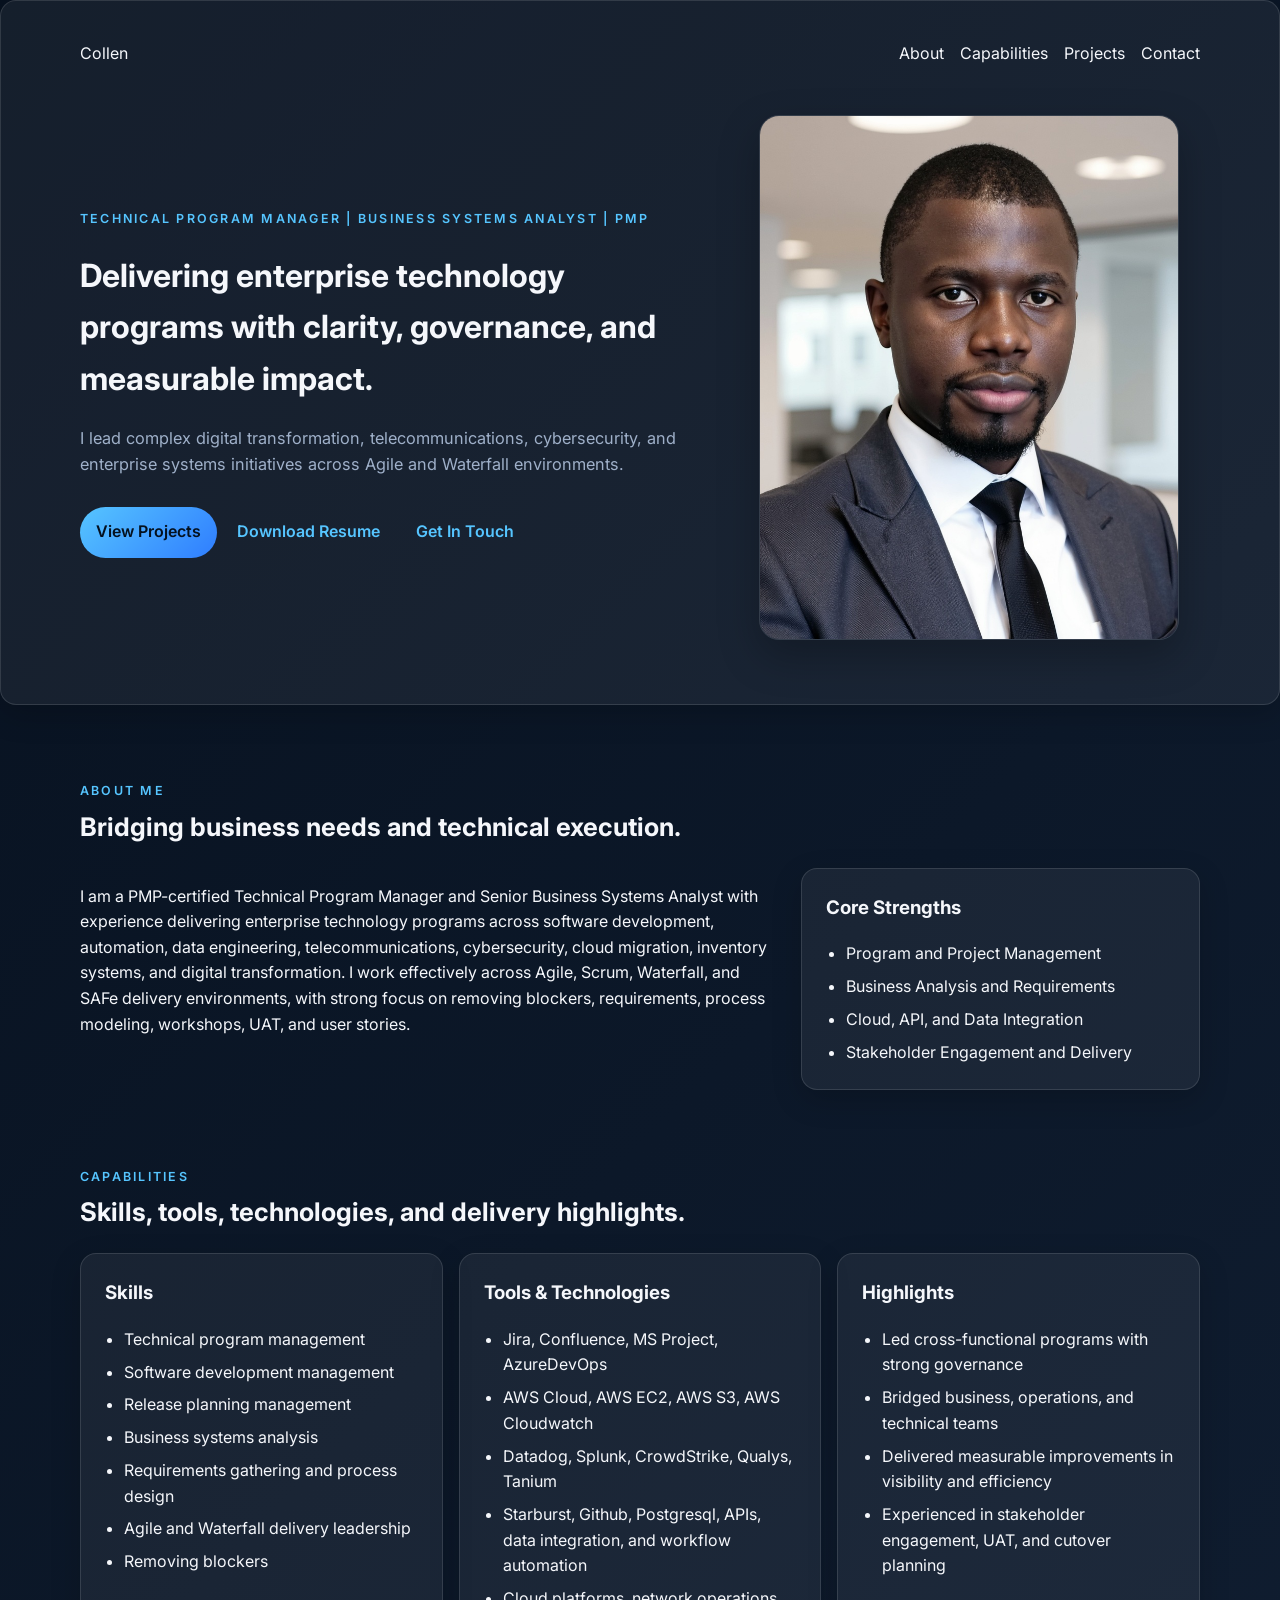
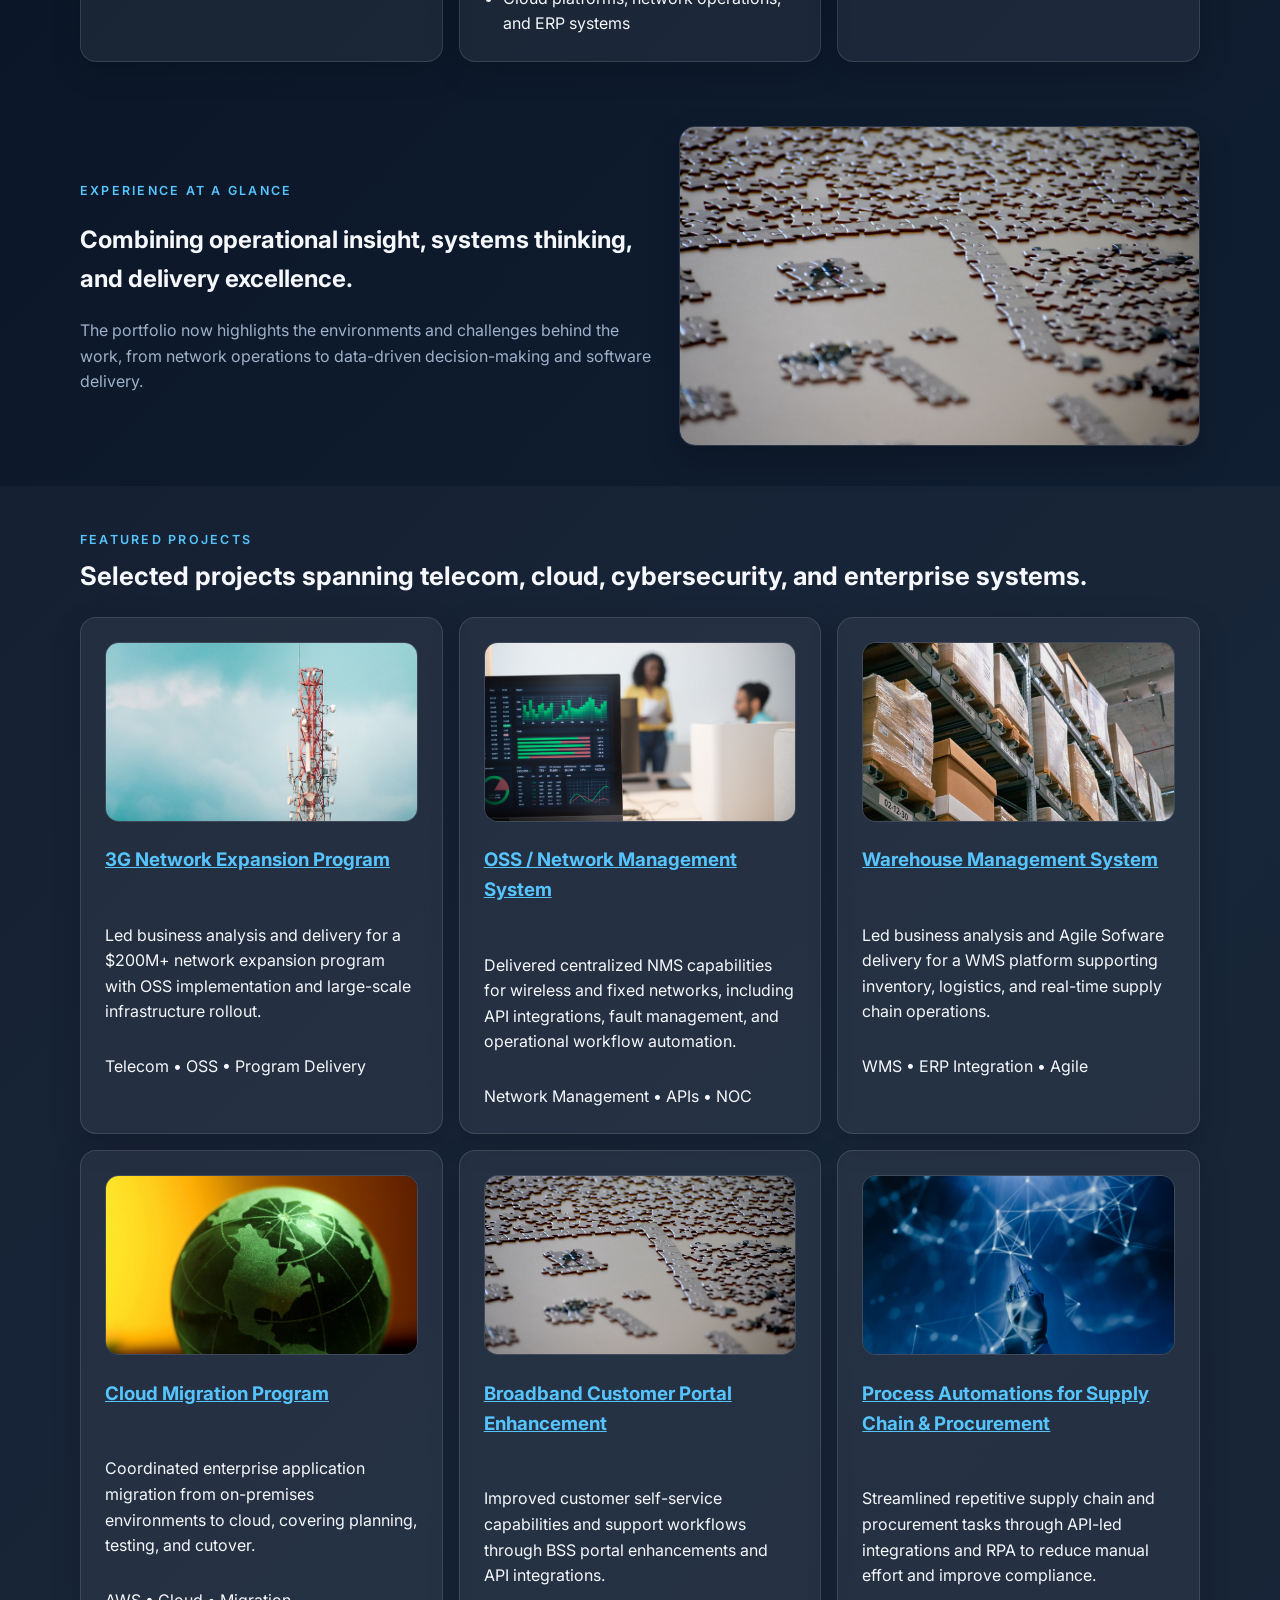
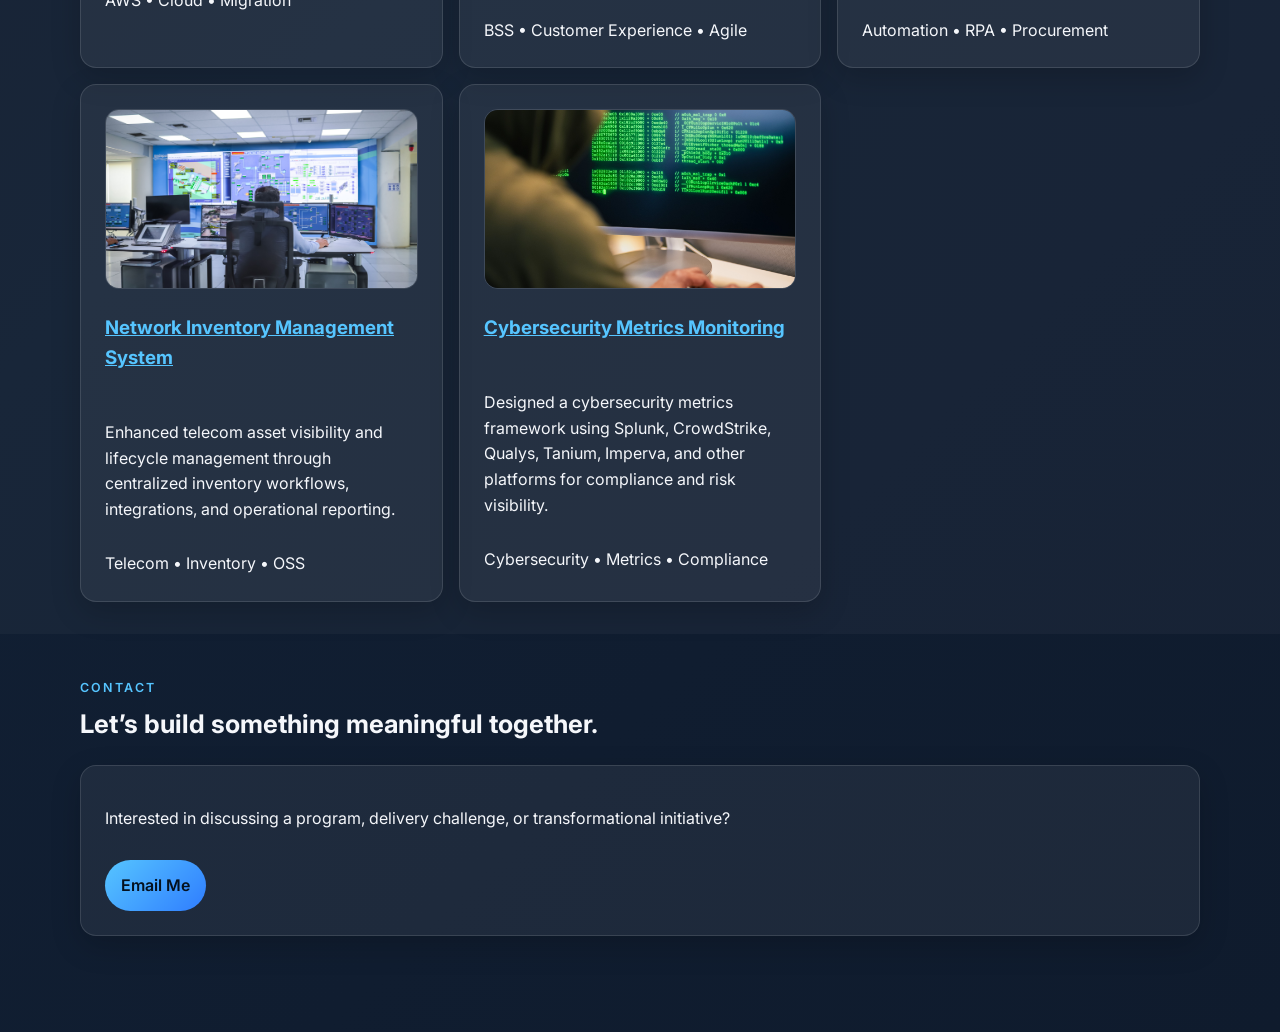
<file: index.html>
<!DOCTYPE html>
<html lang="en">
  <head>
    <meta charset="UTF-8" />
    <meta name="viewport" content="width=device-width, initial-scale=1.0" />
    <meta name="description" content="Collen's personal portfolio showcasing projects and skills." />
    <title>Collen | Portfolio</title>
    <link rel="preconnect" href="https://fonts.googleapis.com" />
    <link rel="preconnect" href="https://fonts.gstatic.com" crossorigin />
    <link
      href="https://fonts.googleapis.com/css2?family=Inter:wght@400;500;600;700&display=swap"
      rel="stylesheet"
    />
    <link rel="stylesheet" href="assets/css/style.css" />
  </head>
  <body>
    <header class="hero">
      <nav class="nav container">
        <a class="brand" href="#home">Collen</a>
        <div class="nav-links">
          <a href="#about">About</a>
          <a href="#capabilities">Capabilities</a>
          <a href="#projects">Projects</a>
          <a href="#contact">Contact</a>
        </div>
      </nav>

      <div class="container hero-content" id="home">
        <div>
          <p class="eyebrow">Technical Program Manager | Business Systems Analyst | PMP</p>
          <h1>Delivering enterprise technology programs with clarity, governance, and measurable impact.</h1>
          <p class="hero-text">
            I lead complex digital transformation, telecommunications, cybersecurity, and enterprise systems initiatives across Agile and Waterfall environments.
          </p>
          <div class="hero-actions">
            <a class="btn btn-primary" href="#projects">View Projects</a>
            <a class="btn btn-secondary" href="assets/documents/Collen-R-Demo-Consultant-BA-PM-Resume.pdf" download>Download Resume</a>
            <a class="btn btn-secondary" href="#contact">Get In Touch</a>
          </div>
        </div>
        <div class="hero-image-wrap">
          <img src="images/profile-pic2.jpeg" alt="Collen profile" class="hero-image" />
        </div>
      </div>
    </header>

    <main>
      <section id="about" class="section container">
        <div class="section-heading">
          <p class="eyebrow">About Me</p>
          <h2>Bridging business needs and technical execution.</h2>
        </div>
        <div class="about-grid">
          <p>
            I am a PMP-certified Technical Program Manager and Senior Business Systems Analyst with experience delivering enterprise technology programs across software development, automation, data engineering, telecommunications, cybersecurity, cloud migration, inventory systems, and digital transformation. I work effectively across Agile, Scrum, Waterfall, and SAFe delivery environments, with strong focus on removing blockers, requirements, process modeling, workshops, UAT, and user stories.
          </p>
          <div class="skills-card">
            <h3>Core Strengths</h3>
            <ul>
              <li>Program and Project Management</li>
              <li>Business Analysis and Requirements</li>
              <li>Cloud, API, and Data Integration</li>
              <li>Stakeholder Engagement and Delivery</li>
            </ul>
          </div>
        </div>
      </section>

      <section id="capabilities" class="section container">
        <div class="section-heading">
          <p class="eyebrow">Capabilities</p>
          <h2>Skills, tools, technologies, and delivery highlights.</h2>
        </div>
        <div class="expertise-grid">
          <article class="panel">
            <h3>Skills</h3>
            <ul>
              <li>Technical program management</li>
              <li>Software development management</li>
              <li>Release planning management</li>
              <li>Business systems analysis</li>
              <li>Requirements gathering and process design</li>
              <li>Agile and Waterfall delivery leadership</li>
              <li>Removing blockers</li>
            </ul>
          </article>
          <article class="panel">
            <h3>Tools & Technologies</h3>
            <ul>
              <li>Jira, Confluence, MS Project, AzureDevOps</li>
              <li>AWS Cloud, AWS EC2, AWS S3, AWS Cloudwatch</li>
              <li>Datadog, Splunk, CrowdStrike, Qualys, Tanium</li>
              <li>Starburst, Github, Postgresql, APIs, data integration, and workflow automation</li>
              <li>Cloud platforms, network operations, and ERP systems</li>
            </ul>
          </article>
          <article class="panel">
            <h3>Highlights</h3>
            <ul>
              <li>Led cross-functional programs with strong governance</li>
              <li>Bridged business, operations, and technical teams</li>
              <li>Delivered measurable improvements in visibility and efficiency</li>
              <li>Experienced in stakeholder engagement, UAT, and cutover planning</li>
            </ul>
          </article>
        </div>
      </section>

      <section class="section container">
        <div class="showcase">
          <div>
            <p class="eyebrow">Experience at a Glance</p>
            <h2>Combining operational insight, systems thinking, and delivery excellence.</h2>
            <p class="muted">The portfolio now highlights the environments and challenges behind the work, from network operations to data-driven decision-making and software delivery.</p>
          </div>
          <div class="showcase-media">
            <img src="images/portfolio-problem-solving.jpg" alt="Problem solving and systems work" />
          </div>
        </div>
      </section>

      <section id="projects" class="section section-alt">
        <div class="container">
          <div class="section-heading">
            <p class="eyebrow">Featured Projects</p>
            <h2>Selected projects spanning telecom, cloud, cybersecurity, and enterprise systems.</h2>
          </div>
          <div class="card-grid">
            <article class="card">
              <div class="project-media">
                <img src="images/portfolio-network-infrastructure.jpg" alt="Telecom network infrastructure" />
              </div>
              <h3><a href="projects/telecom-modernization.html">3G Network Expansion Program</a></h3>
              <p>Led business analysis and delivery for a $200M+ network expansion program with OSS implementation and large-scale infrastructure rollout.</p>
              <span>Telecom • OSS • Program Delivery</span>
            </article>
            <article class="card">
              <div class="project-media">
                <img src="images/portfolio-data-analytics.jpg" alt="Business systems and analytics" />
              </div>
              <h3><a href="projects/data-federation.html">OSS / Network Management System</a></h3>
              <p>Delivered centralized NMS capabilities for wireless and fixed networks, including API integrations, fault management, and operational workflow automation.</p>
              <span>Network Management • APIs • NOC</span>
            </article>
            <article class="card">
              <div class="project-media">
                <img src="images/portfolio-warehouse-management.jpg" alt="Software delivery and systems design" />
              </div>
              <h3><a href="projects/inventory-management.html">Warehouse Management System</a></h3>
              <p>Led business analysis and Agile Sofware delivery for a WMS platform supporting inventory, logistics, and real-time supply chain operations.</p>
              <span>WMS • ERP Integration • Agile</span>
            </article>
            <article class="card">
              <div class="project-media">
                <img src="images/portfolio-cloud-computing.jpg" alt="Cloud migration and infrastructure" />
              </div>
              <h3><a href="projects/security-lab.html">Cloud Migration Program</a></h3>
              <p>Coordinated enterprise application migration from on-premises environments to cloud, covering planning, testing, and cutover.</p>
              <span>AWS • Cloud • Migration</span>
            </article>
            <article class="card">
              <div class="project-media">
                <img src="images/portfolio-problem-solving.jpg" alt="Customer experience and digital services" />
              </div>
              <h3><a href="projects/ai-digital-transformation.html">Broadband Customer Portal Enhancement</a></h3>
              <p>Improved customer self-service capabilities and support workflows through BSS portal enhancements and API integrations.</p>
              <span>BSS • Customer Experience • Agile</span>
            </article>
            <article class="card">
              <div class="project-media">
                <img src="images/portfolio-process-automation.jpg" alt="Process automation and procurement" />
              </div>
              <h3><a href="projects/process-automation.html">Process Automations for Supply Chain &amp; Procurement</a></h3>
              <p>Streamlined repetitive supply chain and procurement tasks through API-led integrations and RPA to reduce manual effort and improve compliance.</p>
              <span>Automation • RPA • Procurement</span>
            </article>
            <article class="card">
              <div class="project-media">
                <img src="images/portfolio-network-management-system.jpg" alt="Network inventory and operations" />
              </div>
              <h3><a href="projects/network-inventory-management.html">Network Inventory Management System</a></h3>
              <p>Enhanced telecom asset visibility and lifecycle management through centralized inventory workflows, integrations, and operational reporting.</p>
              <span>Telecom • Inventory • OSS</span>
            </article>
            <article class="card">
              <div class="project-media">
                <img src="images/portfolio-cybersecurity.jpg" alt="Cybersecurity monitoring and analytics" />
              </div>
              <h3><a href="projects/cybersecurity-monitoring.html">Cybersecurity Metrics Monitoring</a></h3>
              <p>Designed a cybersecurity metrics framework using Splunk, CrowdStrike, Qualys, Tanium, Imperva, and other platforms for compliance and risk visibility.</p>
              <span>Cybersecurity • Metrics • Compliance</span>
            </article>
          </div>
        </div>
      </section>

      <section id="contact" class="section container">
        <div class="section-heading">
          <p class="eyebrow">Contact</p>
          <h2>Let’s build something meaningful together.</h2>
        </div>
        <div class="contact-box">
          <p>Interested in discussing a program, delivery challenge, or transformational initiative?</p>
          <a class="btn btn-primary" href="mailto:rcollen789@gmail.com">Email Me</a>
        </div>
      </section>
    </main>
  </body>
</html>
</file>
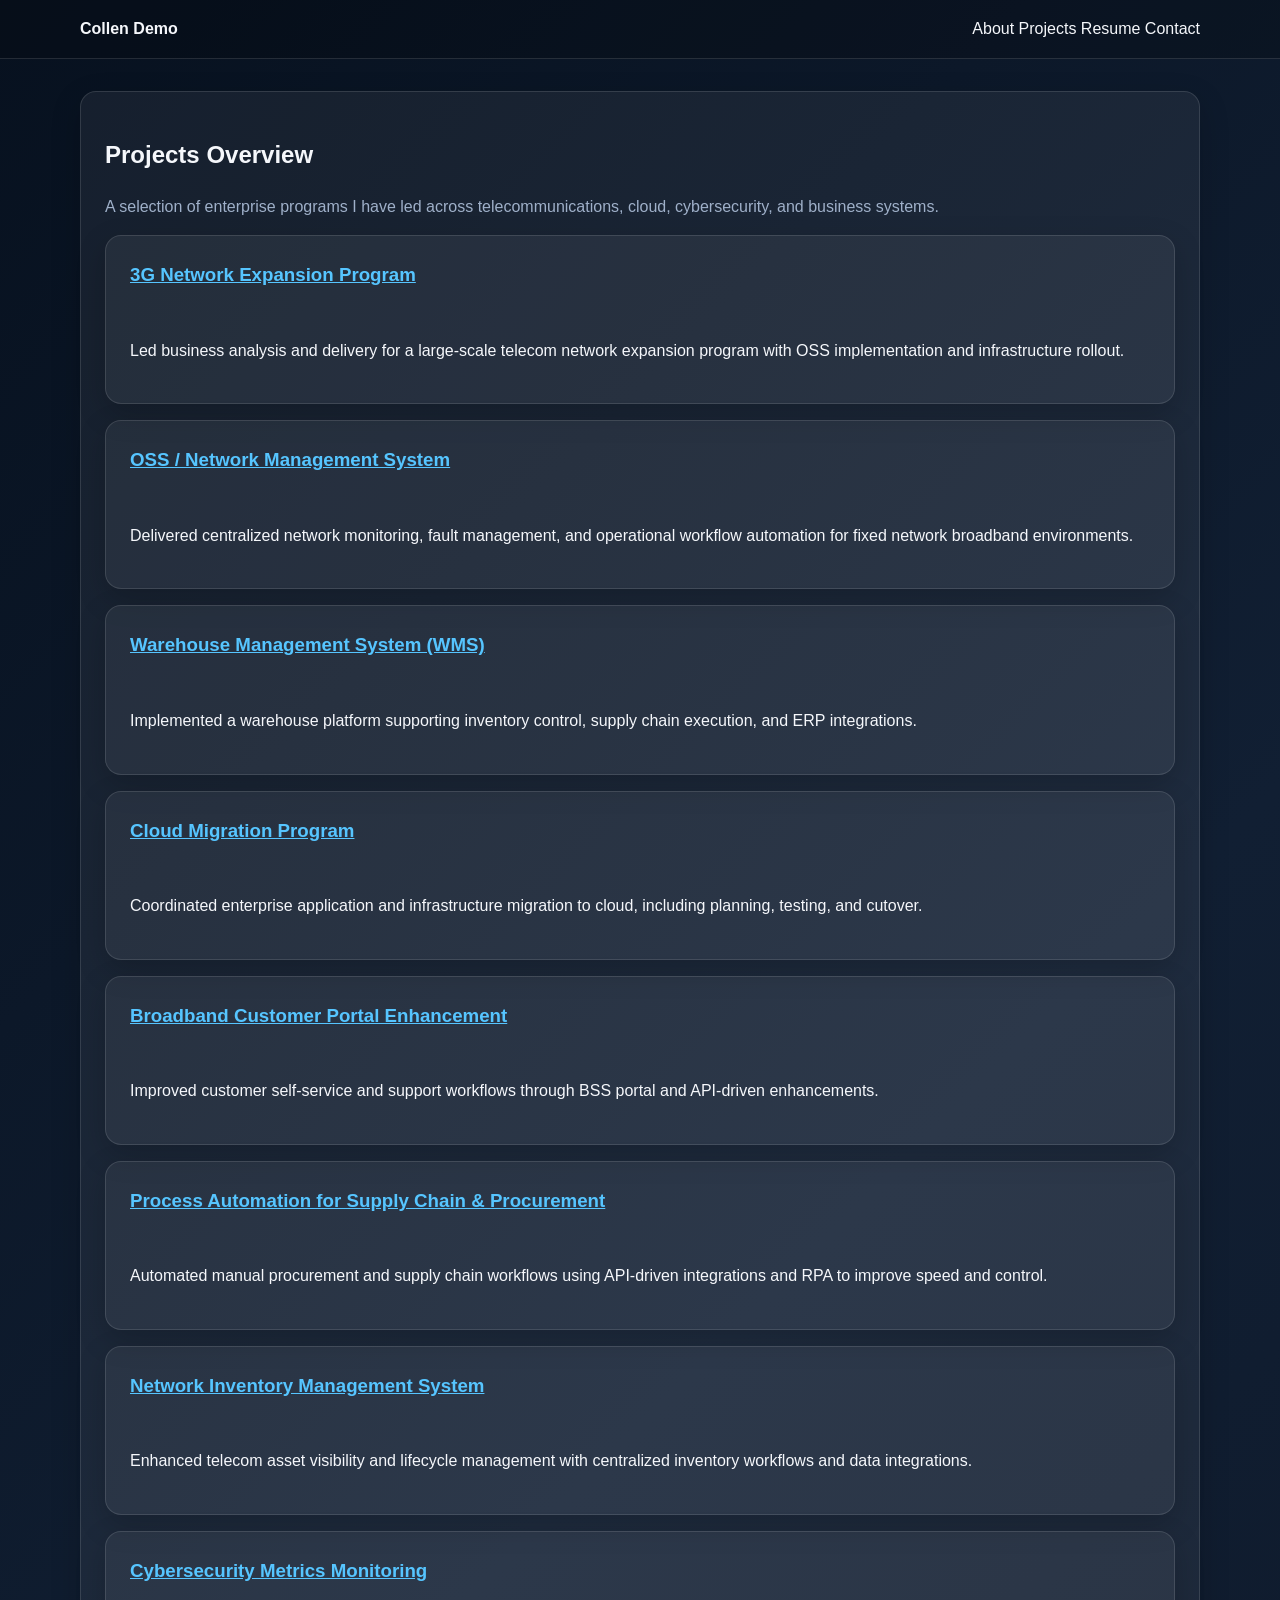
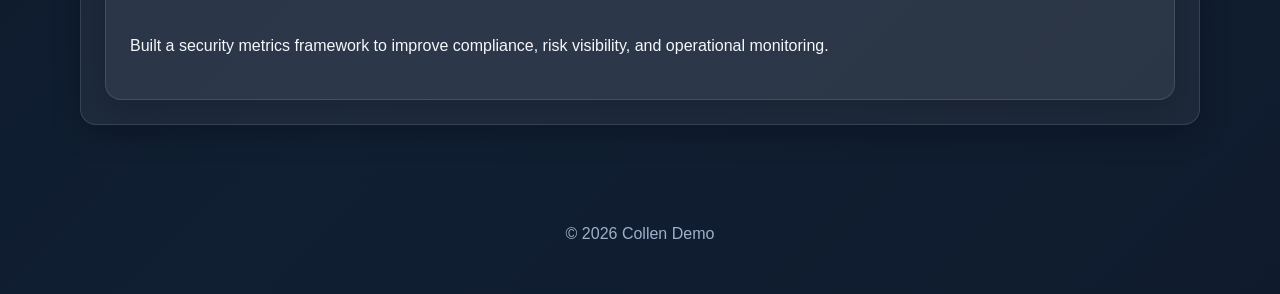
<file: projects.html>
<!DOCTYPE html>
<html lang="en">
  <head>
    <meta charset="UTF-8" />
    <meta name="viewport" content="width=device-width, initial-scale=1.0" />
    <title>Projects | Collen</title>
    <link rel="stylesheet" href="assets/css/style.css" />
  </head>
  <body>
    <header>
      <div class="container">
        <nav>
          <a href="index.html"><strong>Collen Demo</strong></a>
          <div class="links">
            <a href="about.html">About</a>
            <a href="projects.html">Projects</a>
            <a href="resume.html">Resume</a>
            <a href="contact.html">Contact</a>
          </div>
        </nav>
      </div>
    </header>

    <main>
      <section class="container hero">
        <h1>Projects Overview</h1>
        <p class="muted">A selection of enterprise programs I have led across telecommunications, cloud, cybersecurity, and business systems.</p>
        <div class="card-list">
          <div class="card">
            <h3><a href="projects/telecom-modernization.html">3G Network Expansion Program</a></h3>
            <p>Led business analysis and delivery for a large-scale telecom network expansion program with OSS implementation and infrastructure rollout.</p>
          </div>
          <div class="card">
            <h3><a href="projects/data-federation.html">OSS / Network Management System</a></h3>
            <p>Delivered centralized network monitoring, fault management, and operational workflow automation for fixed network broadband environments.</p>
          </div>
          <div class="card">
            <h3><a href="projects/inventory-management.html">Warehouse Management System (WMS)</a></h3>
            <p>Implemented a warehouse platform supporting inventory control, supply chain execution, and ERP integrations.</p>
          </div>
          <div class="card">
            <h3><a href="projects/security-lab.html">Cloud Migration Program</a></h3>
            <p>Coordinated enterprise application and infrastructure migration to cloud, including planning, testing, and cutover.</p>
          </div>
          <div class="card">
            <h3><a href="projects/ai-digital-transformation.html">Broadband Customer Portal Enhancement</a></h3>
            <p>Improved customer self-service and support workflows through BSS portal and API-driven enhancements.</p>
          </div>
          <div class="card">
            <h3><a href="projects/process-automation.html">Process Automation for Supply Chain &amp; Procurement</a></h3>
            <p>Automated manual procurement and supply chain workflows using API-driven integrations and RPA to improve speed and control.</p>
          </div>
          <div class="card">
            <h3><a href="projects/network-inventory-management.html">Network Inventory Management System</a></h3>
            <p>Enhanced telecom asset visibility and lifecycle management with centralized inventory workflows and data integrations.</p>
          </div>
          <div class="card">
            <h3><a href="projects/cybersecurity-monitoring.html">Cybersecurity Metrics Monitoring</a></h3>
            <p>Built a security metrics framework to improve compliance, risk visibility, and operational monitoring.</p>
          </div>
        </div>
      </section>
    </main>

    <footer>
      <div class="container">© <span id="year"></span> Collen Demo</div>
    </footer>

    <script src="assets/js/script.js"></script>
  </body>
</html>
</file>
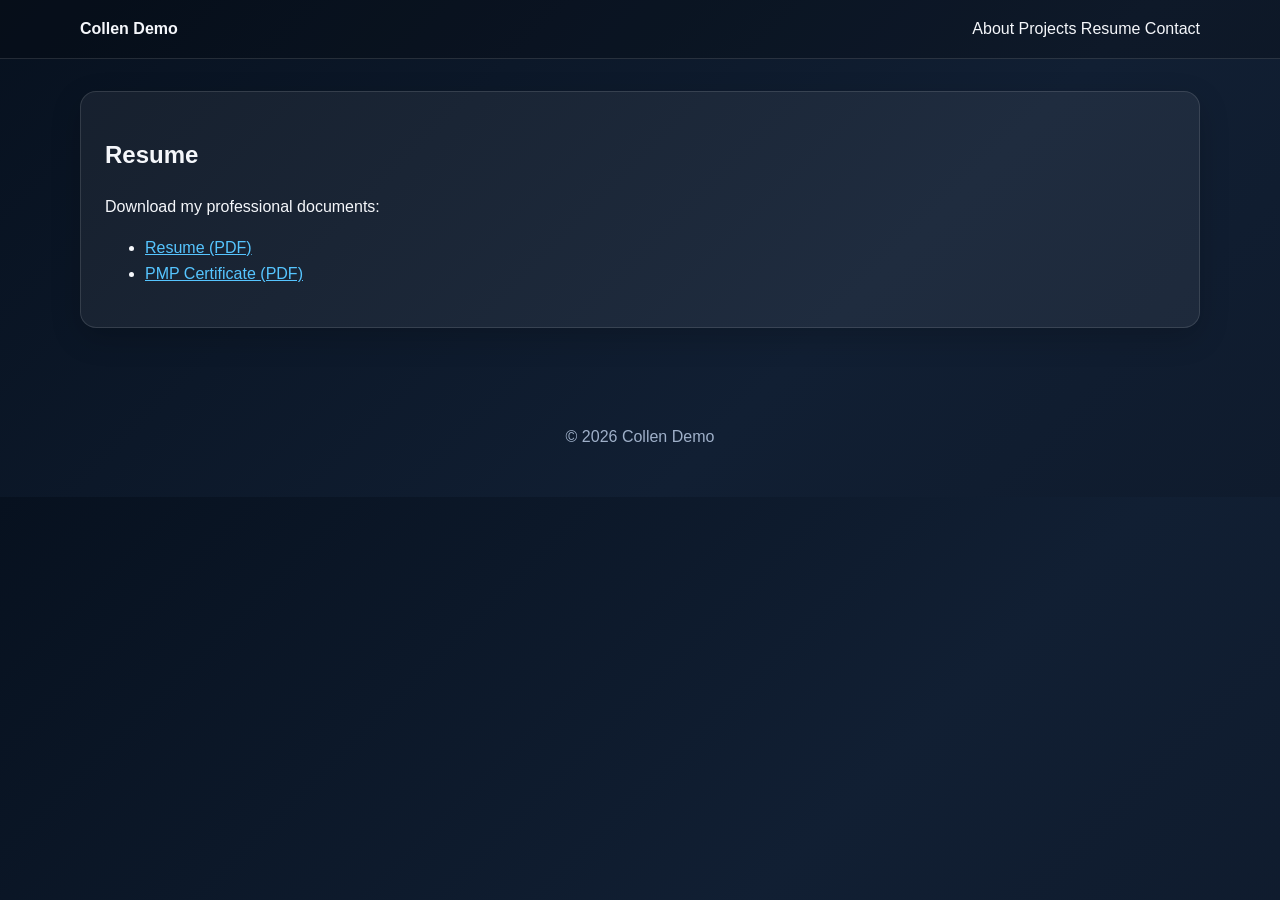
<file: resume.html>
<!DOCTYPE html>
<html lang="en">
  <head>
    <meta charset="UTF-8" />
    <meta name="viewport" content="width=device-width, initial-scale=1.0" />
    <title>Resume | Collen</title>
    <link rel="stylesheet" href="assets/css/style.css" />
  </head>
  <body>
    <header>
      <div class="container">
        <nav>
          <a href="index.html"><strong>Collen Demo</strong></a>
          <div class="links">
            <a href="about.html">About</a>
            <a href="projects.html">Projects</a>
            <a href="resume.html">Resume</a>
            <a href="contact.html">Contact</a>
          </div>
        </nav>
      </div>
    </header>

    <main>
      <section class="container hero">
        <h1>Resume</h1>
        <p>Download my professional documents:</p>
        <ul>
          <li><a href="assets/documents/Resume.pdf">Resume (PDF)</a></li>
          <li><a href="assets/documents/PMP_Certificate.pdf">PMP Certificate (PDF)</a></li>
        </ul>
      </section>
    </main>

    <footer>
      <div class="container">© <span id="year"></span> Collen Demo</div>
    </footer>

    <script src="assets/js/script.js"></script>
  </body>
</html>
</file>
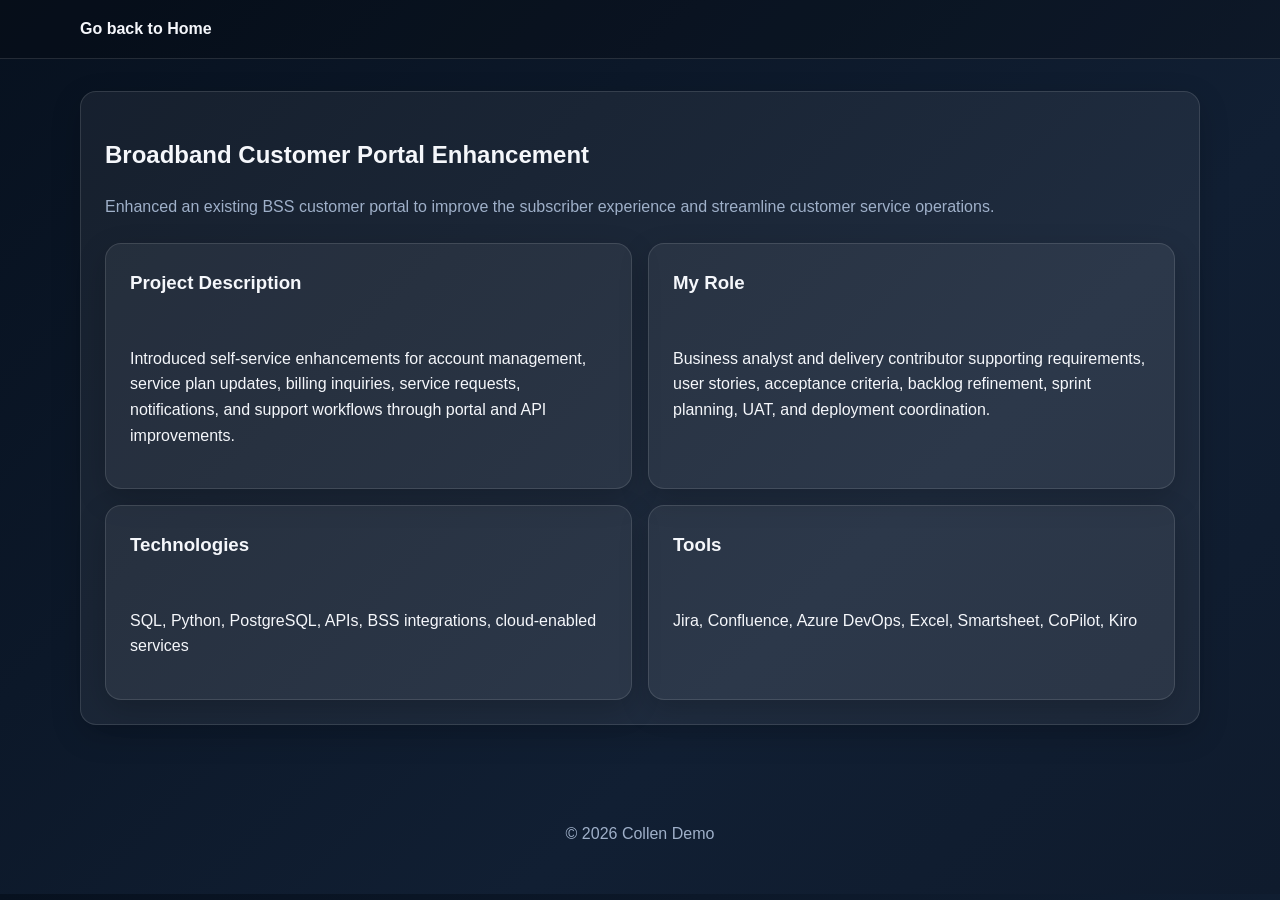
<file: projects/ai-digital-transformation.html>
<!DOCTYPE html>
<html lang="en">
  <head>
    <meta charset="UTF-8" />
    <meta name="viewport" content="width=device-width, initial-scale=1.0" />
    <title>Broadband Customer Portal Enhancement | Collen</title>
    <link rel="stylesheet" href="../assets/css/style.css" />
  </head>
  <body>
    <header>
      <div class="container">
        <nav>
          <a href="../index.html"><strong>Go back to Home</strong></a>
        </nav>
      </div>
    </header>
    <main>
      <section class="container hero">
        <h1>Broadband Customer Portal Enhancement</h1>
        <p class="muted">Enhanced an existing BSS customer portal to improve the subscriber experience and streamline customer service operations.</p>
        <div class="card-grid" style="margin-top: 1.5rem; grid-template-columns: repeat(2, minmax(0, 1fr));">
          <div class="card">
            <h3>Project Description</h3>
            <p>Introduced self-service enhancements for account management, service plan updates, billing inquiries, service requests, notifications, and support workflows through portal and API improvements.</p>
          </div>
          <div class="card">
            <h3>My Role</h3>
            <p>Business analyst and delivery contributor supporting requirements, user stories, acceptance criteria, backlog refinement, sprint planning, UAT, and deployment coordination.</p>
          </div>
          <div class="card">
            <h3>Technologies</h3>
            <p>SQL, Python, PostgreSQL, APIs, BSS integrations, cloud-enabled services</p>
          </div>
          <div class="card">
            <h3>Tools</h3>
            <p>Jira, Confluence, Azure DevOps, Excel, Smartsheet, CoPilot, Kiro</p>
          </div>
        </div>
      </section>
    </main>
    <footer><div class="container">© <span id="year"></span> Collen Demo</div></footer>
    <script src="../assets/js/script.js"></script>
  </body>
</html>
</file>
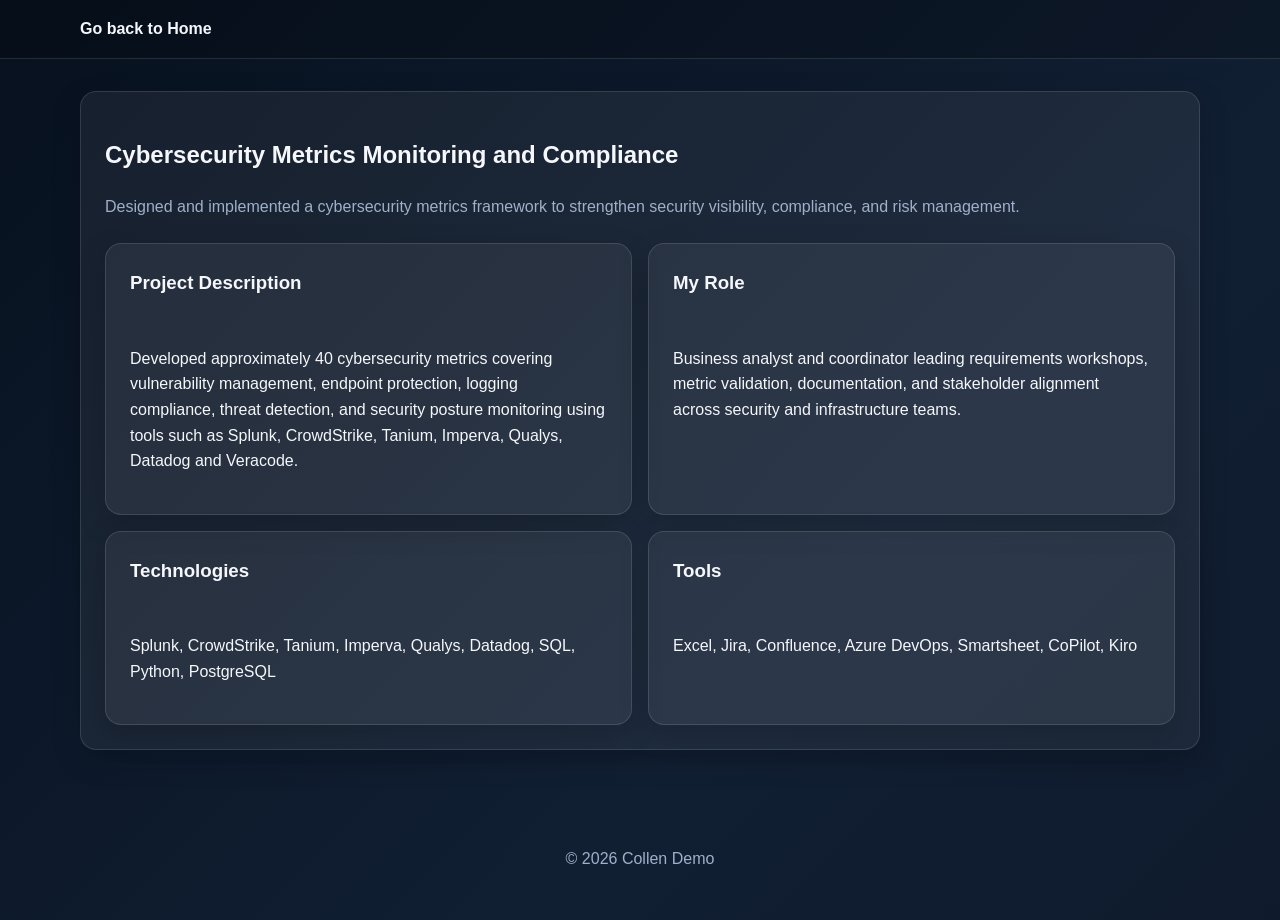
<file: projects/cybersecurity-monitoring.html>
<!DOCTYPE html>
<html lang="en">
  <head>
    <meta charset="UTF-8" />
    <meta name="viewport" content="width=device-width, initial-scale=1.0" />
    <title>Cybersecurity Metrics Monitoring | Collen</title>
    <link rel="stylesheet" href="../assets/css/style.css" />
  </head>
  <body>
    <header>
      <div class="container">
        <nav>
          <a href="../index.html"><strong>Go back to Home</strong></a>
       </nav>
      </div>
    </header>
    <main>
      <section class="container hero">
        <h1>Cybersecurity Metrics Monitoring and Compliance</h1>
        <p class="muted">Designed and implemented a cybersecurity metrics framework to strengthen security visibility, compliance, and risk management.</p>
        <div class="card-grid" style="margin-top: 1.5rem; grid-template-columns: repeat(2, minmax(0, 1fr));">
          <div class="card">
            <h3>Project Description</h3>
            <p>Developed approximately 40 cybersecurity metrics covering vulnerability management, endpoint protection, logging compliance, threat detection, and security posture monitoring using tools such as Splunk, CrowdStrike, Tanium, Imperva, Qualys, Datadog and Veracode.</p>
          </div>
          <div class="card">
            <h3>My Role</h3>
            <p>Business analyst and coordinator leading requirements workshops, metric validation, documentation, and stakeholder alignment across security and infrastructure teams.</p>
          </div>
          <div class="card">
            <h3>Technologies</h3>
            <p>Splunk, CrowdStrike, Tanium, Imperva, Qualys, Datadog, SQL, Python, PostgreSQL</p>
          </div>
          <div class="card">
            <h3>Tools</h3>
            <p>Excel, Jira, Confluence, Azure DevOps, Smartsheet, CoPilot, Kiro</p>
          </div>
        </div>
      </section>
    </main>
    <footer><div class="container">© <span id="year"></span> Collen Demo</div></footer>
    <script src="../assets/js/script.js"></script>
  </body>
</html>
</file>
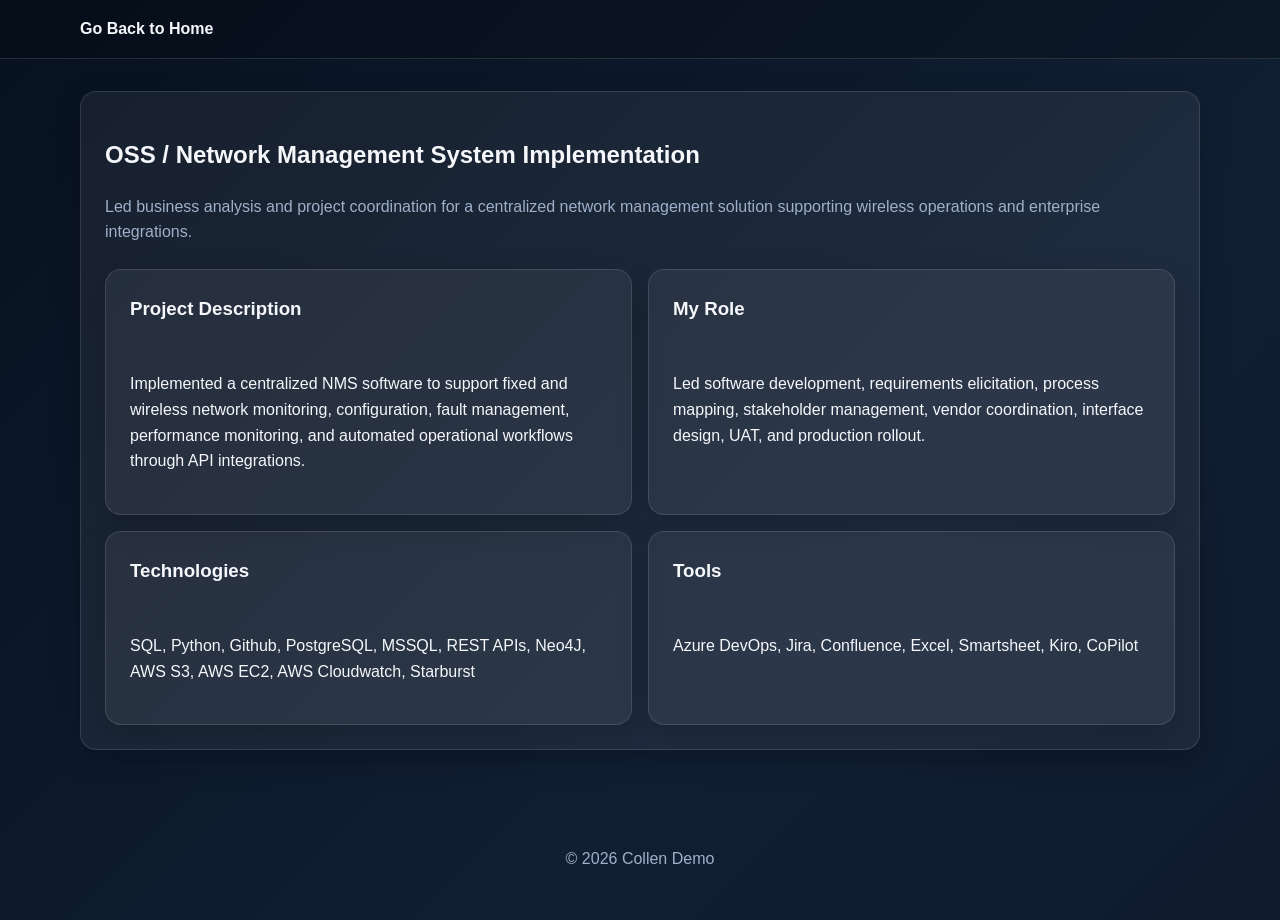
<file: projects/data-federation.html>
<!DOCTYPE html>
<html lang="en">
  <head>
    <meta charset="UTF-8" />
    <meta name="viewport" content="width=device-width, initial-scale=1.0" />
    <title>OSS / Network Management System | Collen</title>
    <link rel="stylesheet" href="../assets/css/style.css" />
  </head>
  <body>
    <header>
      <div class="container">
        <nav>
          <a href="../index.html"><strong>Go Back to Home</strong></a>
          
        </nav>
      </div>
    </header>
    <main>
      <section class="container hero">
        <h1>OSS / Network Management System Implementation</h1>
        <p class="muted">Led business analysis and project coordination for a centralized network management solution supporting wireless operations and enterprise integrations.</p>
        <div class="card-grid" style="margin-top: 1.5rem; grid-template-columns: repeat(2, minmax(0, 1fr));">
          <div class="card">
            <h3>Project Description</h3>
            <p>Implemented a centralized NMS software to support fixed and wireless network monitoring, configuration, fault management, performance monitoring, and automated operational workflows through API integrations.</p>
          </div>
          <div class="card">
            <h3>My Role</h3>
            <p>Led software development, requirements elicitation, process mapping, stakeholder management, vendor coordination, interface design, UAT, and production rollout.</p>
          </div>
          <div class="card">
            <h3>Technologies</h3>
            <p>SQL, Python, Github, PostgreSQL, MSSQL, REST APIs, Neo4J, AWS S3, AWS EC2, AWS Cloudwatch, Starburst</p>
          </div>
          <div class="card">
            <h3>Tools</h3>
            <p>Azure DevOps, Jira, Confluence, Excel, Smartsheet, Kiro, CoPilot</p>
          </div>
        </div>
      </section>
    </main>
    <footer><div class="container">© <span id="year"></span> Collen Demo</div></footer>
    <script src="../assets/js/script.js"></script>
  </body>
</html>
</file>
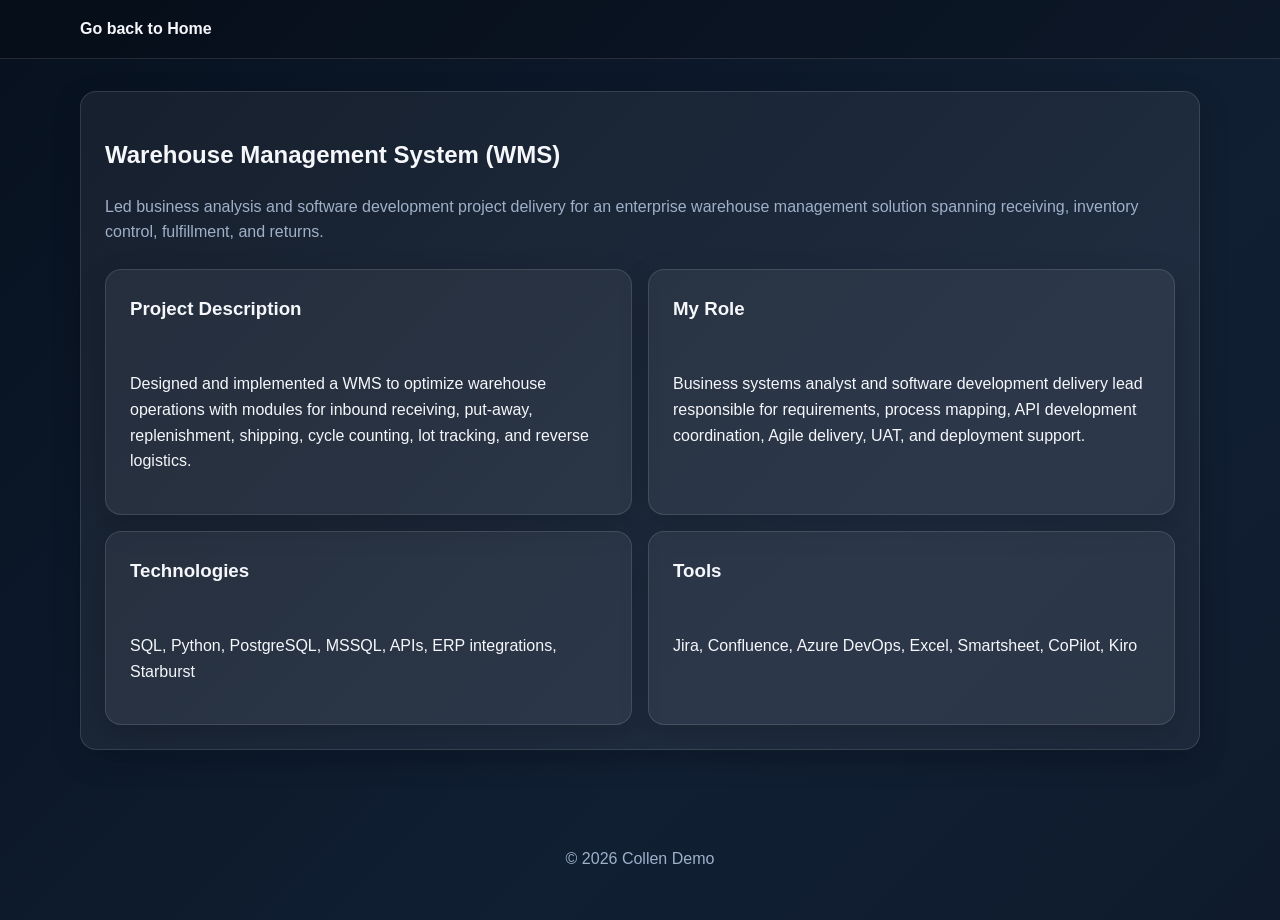
<file: projects/inventory-management.html>
<!DOCTYPE html>
<html lang="en">
  <head>
    <meta charset="UTF-8" />
    <meta name="viewport" content="width=device-width, initial-scale=1.0" />
    <title>Warehouse Management System | Collen</title>
    <link rel="stylesheet" href="../assets/css/style.css" />
  </head>
  <body>
    <header>
      <div class="container">
        <nav>
          <a href="../index.html"><strong>Go back to Home</strong></a>
          
        </nav>
      </div>
    </header>
    <main>
      <section class="container hero">
        <h1>Warehouse Management System (WMS)</h1>
        <p class="muted">Led business analysis and software development project delivery for an enterprise warehouse management solution spanning receiving, inventory control, fulfillment, and returns.</p>
        <div class="card-grid" style="margin-top: 1.5rem; grid-template-columns: repeat(2, minmax(0, 1fr));">
          <div class="card">
            <h3>Project Description</h3>
            <p>Designed and implemented a WMS to optimize warehouse operations with modules for inbound receiving, put-away, replenishment, shipping, cycle counting, lot tracking, and reverse logistics.</p>
          </div>
          <div class="card">
            <h3>My Role</h3>
            <p>Business systems analyst and software development delivery lead responsible for requirements, process mapping, API development coordination, Agile delivery, UAT, and deployment support.</p>
          </div>
          <div class="card">
            <h3>Technologies</h3>
            <p>SQL, Python, PostgreSQL, MSSQL, APIs, ERP integrations, Starburst</p>
          </div>
          <div class="card">
            <h3>Tools</h3>
            <p>Jira, Confluence, Azure DevOps, Excel, Smartsheet, CoPilot, Kiro</p>
          </div>
        </div>
      </section>
    </main>
    <footer><div class="container">© <span id="year"></span> Collen Demo</div></footer>
    <script src="../assets/js/script.js"></script>
  </body>
</html>
</file>
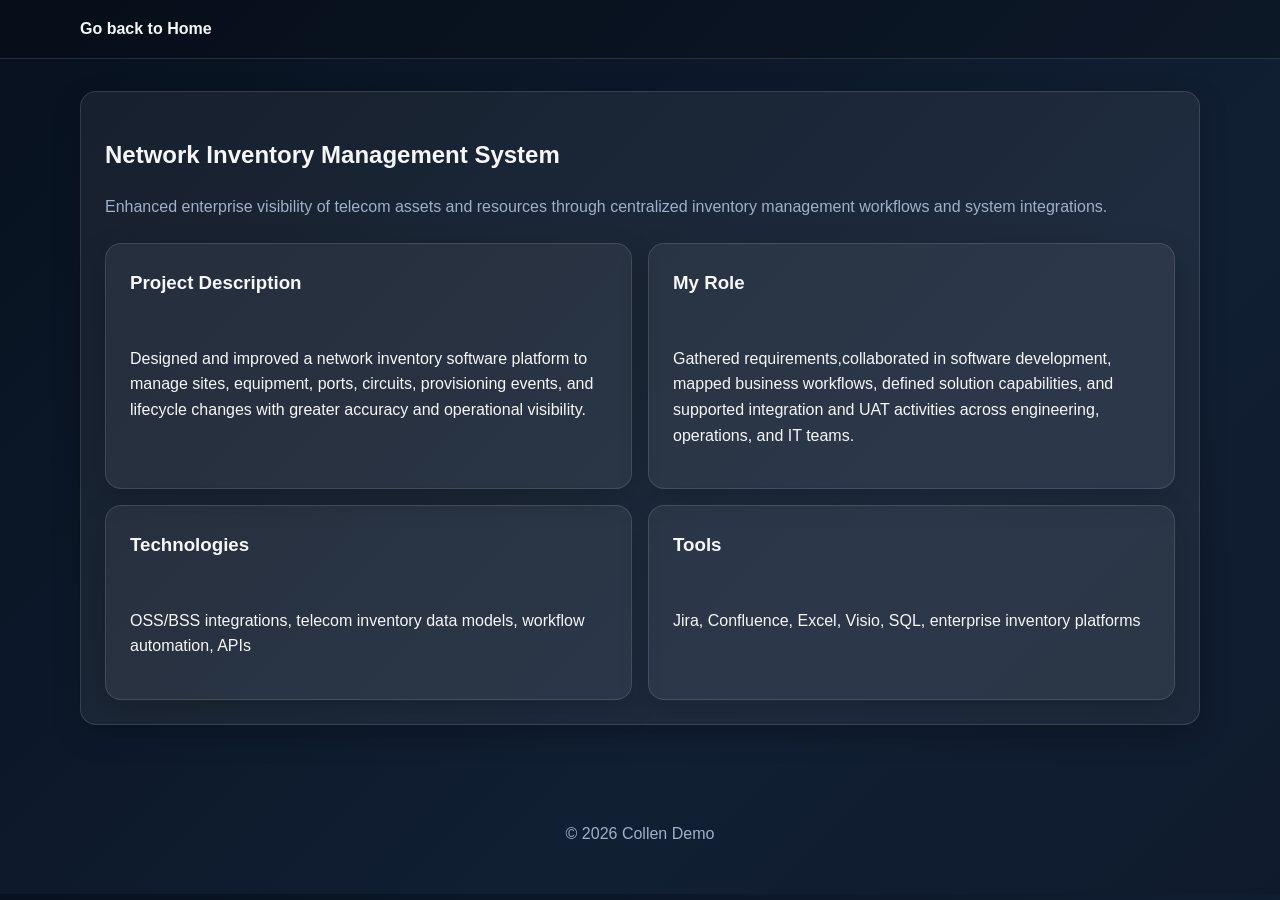
<file: projects/network-inventory-management.html>
<!DOCTYPE html>
<html lang="en">
  <head>
    <meta charset="UTF-8" />
    <meta name="viewport" content="width=device-width, initial-scale=1.0" />
    <title>Network Inventory Management System | Collen</title>
    <link rel="stylesheet" href="../assets/css/style.css" />
  </head>
  <body>
    <header>
      <div class="container">
        <nav>
          <a href="../index.html"><strong>Go back to Home</strong></a>
          
        </nav>
      </div>
    </header>
    <main>
      <section class="container hero">
        <h1>Network Inventory Management System</h1>
        <p class="muted">Enhanced enterprise visibility of telecom assets and resources through centralized inventory management workflows and system integrations.</p>
        <div class="card-grid" style="margin-top: 1.5rem; grid-template-columns: repeat(2, minmax(0, 1fr));">
          <div class="card">
            <h3>Project Description</h3>
            <p>Designed and improved a network inventory software platform to manage sites, equipment, ports, circuits, provisioning events, and lifecycle changes with greater accuracy and operational visibility.</p>
          </div>
          <div class="card">
            <h3>My Role</h3>
            <p>Gathered requirements,collaborated in software development, mapped business workflows, defined solution capabilities, and supported integration and UAT activities across engineering, operations, and IT teams.</p>
          </div>
          <div class="card">
            <h3>Technologies</h3>
            <p>OSS/BSS integrations, telecom inventory data models, workflow automation, APIs</p>
          </div>
          <div class="card">
            <h3>Tools</h3>
            <p>Jira, Confluence, Excel, Visio, SQL, enterprise inventory platforms</p>
          </div>
        </div>
      </section>
    </main>
    <footer><div class="container">© <span id="year"></span> Collen Demo</div></footer>
    <script src="../assets/js/script.js"></script>
  </body>
</html>
</file>
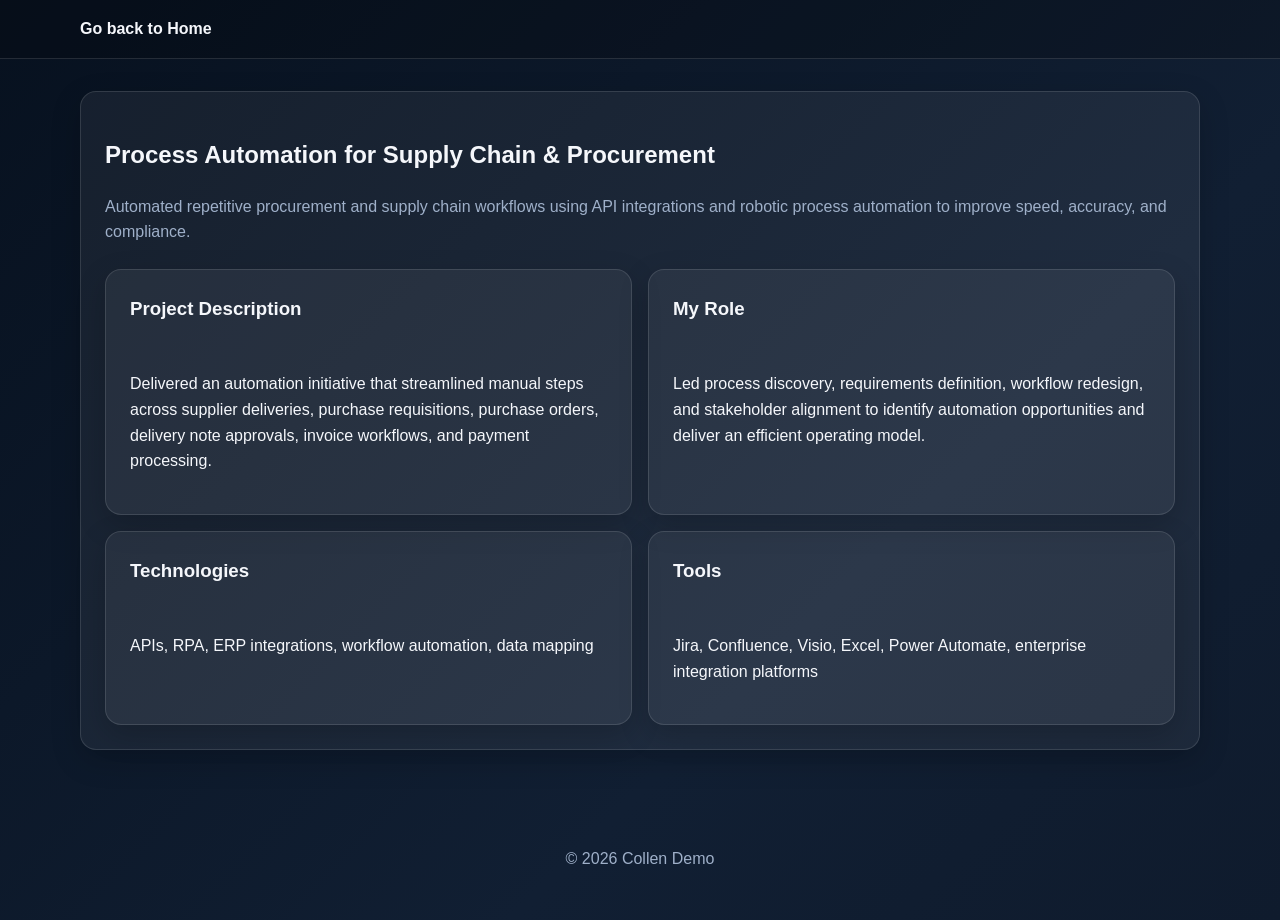
<file: projects/process-automation.html>
<!DOCTYPE html>
<html lang="en">
  <head>
    <meta charset="UTF-8" />
    <meta name="viewport" content="width=device-width, initial-scale=1.0" />
    <title>Process Automation for Supply Chain & Procurement | Collen</title>
    <link rel="stylesheet" href="../assets/css/style.css" />
  </head>
  <body>
    <header>
      <div class="container">
        <nav>
          <a href="../index.html"><strong>Go back to Home</strong></a>
         
        </nav>
      </div>
    </header>
    <main>
      <section class="container hero">
        <h1>Process Automation for Supply Chain &amp; Procurement</h1>
        <p class="muted">Automated repetitive procurement and supply chain workflows using API integrations and robotic process automation to improve speed, accuracy, and compliance.</p>
        <div class="card-grid" style="margin-top: 1.5rem; grid-template-columns: repeat(2, minmax(0, 1fr));">
          <div class="card">
            <h3>Project Description</h3>
            <p>Delivered an automation initiative that streamlined manual steps across supplier deliveries, purchase requisitions, purchase orders, delivery note approvals, invoice workflows, and payment processing.</p>
          </div>
          <div class="card">
            <h3>My Role</h3>
            <p>Led process discovery, requirements definition, workflow redesign, and stakeholder alignment to identify automation opportunities and deliver an efficient operating model.</p>
          </div>
          <div class="card">
            <h3>Technologies</h3>
            <p>APIs, RPA, ERP integrations, workflow automation, data mapping</p>
          </div>
          <div class="card">
            <h3>Tools</h3>
            <p>Jira, Confluence, Visio, Excel, Power Automate, enterprise integration platforms</p>
          </div>
        </div>
      </section>
    </main>
    <footer><div class="container">© <span id="year"></span> Collen Demo</div></footer>
    <script src="../assets/js/script.js"></script>
  </body>
</html>
</file>
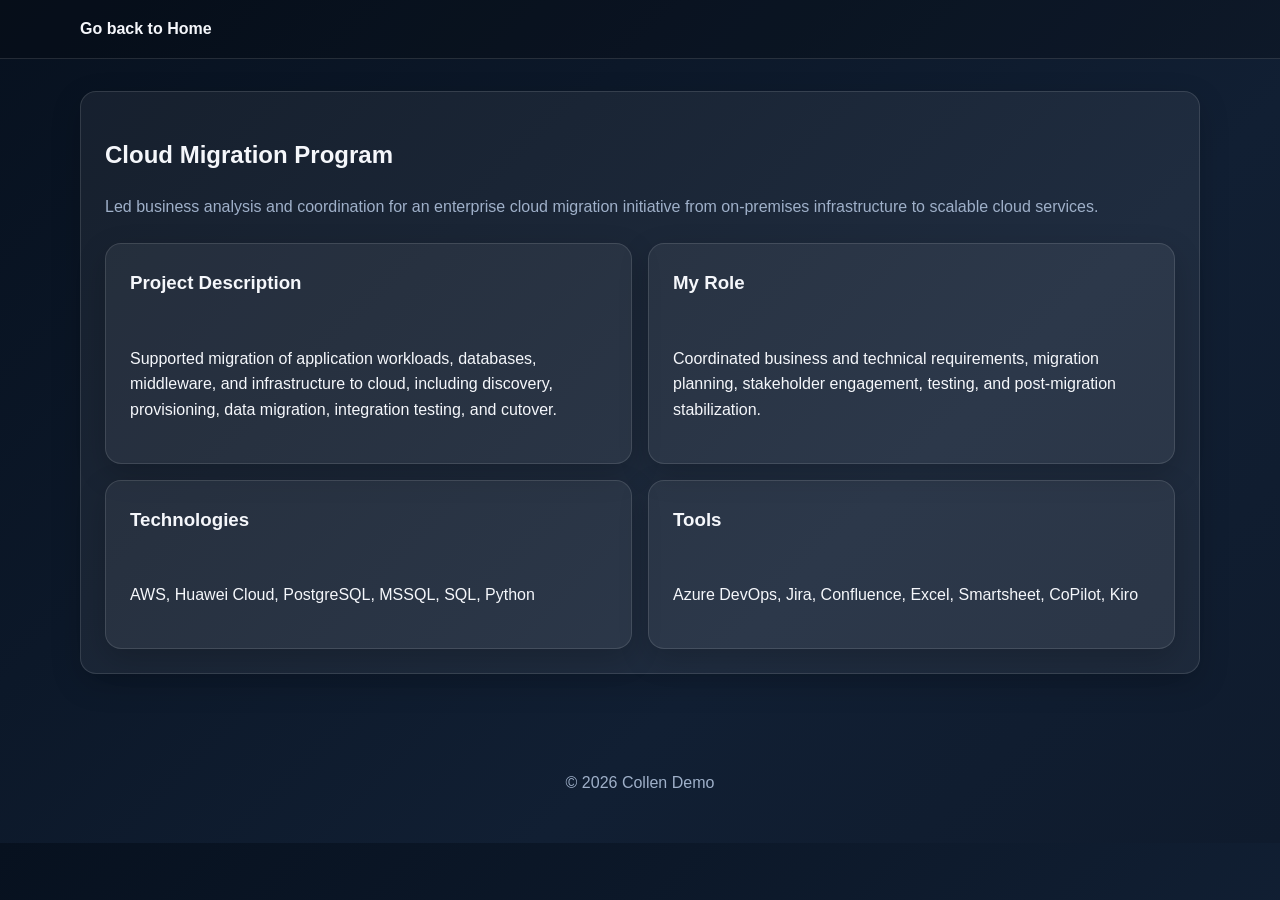
<file: projects/security-lab.html>
<!DOCTYPE html>
<html lang="en">
  <head>
    <meta charset="UTF-8" />
    <meta name="viewport" content="width=device-width, initial-scale=1.0" />
    <title>Cloud Migration Program | Collen</title>
    <link rel="stylesheet" href="../assets/css/style.css" />
  </head>
  <body>
    <header>
      <div class="container">
        <nav>
          <a href="../index.html"><strong>Go back to Home</strong></a>
          
        </nav>
      </div>
    </header>
    <main>
      <section class="container hero">
        <h1>Cloud Migration Program</h1>
        <p class="muted">Led business analysis and coordination for an enterprise cloud migration initiative from on-premises infrastructure to scalable cloud services.</p>
        <div class="card-grid" style="margin-top: 1.5rem; grid-template-columns: repeat(2, minmax(0, 1fr));">
          <div class="card">
            <h3>Project Description</h3>
            <p>Supported migration of application workloads, databases, middleware, and infrastructure to cloud, including discovery, provisioning, data migration, integration testing, and cutover.</p>
          </div>
          <div class="card">
            <h3>My Role</h3>
            <p>Coordinated business and technical requirements, migration planning, stakeholder engagement, testing, and post-migration stabilization.</p>
          </div>
          <div class="card">
            <h3>Technologies</h3>
            <p>AWS, Huawei Cloud, PostgreSQL, MSSQL, SQL, Python</p>
          </div>
          <div class="card">
            <h3>Tools</h3>
            <p>Azure DevOps, Jira, Confluence, Excel, Smartsheet, CoPilot, Kiro</p>
          </div>
        </div>
      </section>
    </main>
    <footer><div class="container">© <span id="year"></span> Collen Demo</div></footer>
    <script src="../assets/js/script.js"></script>
  </body>
</html>
</file>
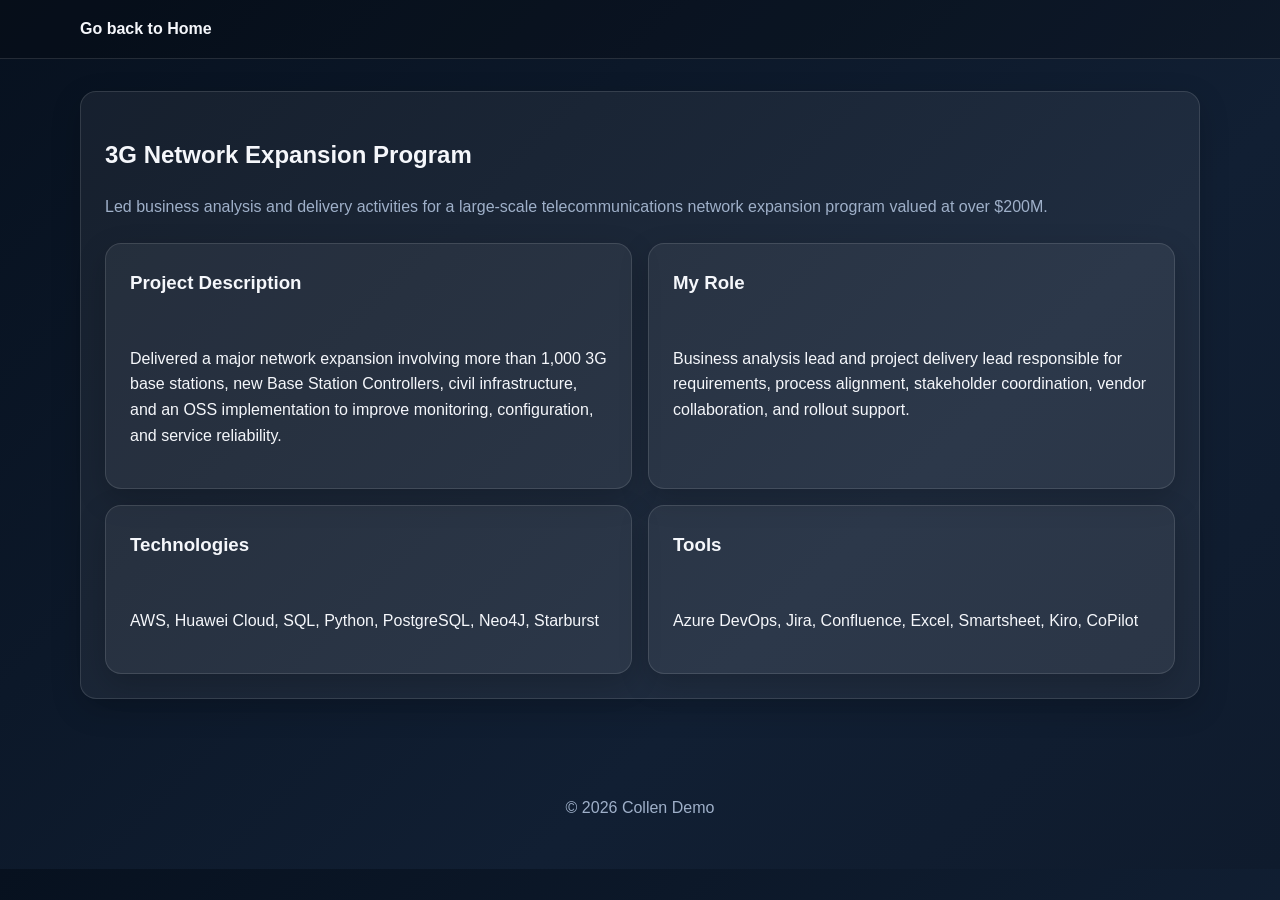
<file: projects/telecom-modernization.html>
<!DOCTYPE html>
<html lang="en">
  <head>
    <meta charset="UTF-8" />
    <meta name="viewport" content="width=device-width, initial-scale=1.0" />
    <title>3G Network Expansion Program | Collen</title>
    <link rel="stylesheet" href="../assets/css/style.css" />
  </head>
  <body>
    <header>
      <div class="container">
        <nav>
          <a href="../index.html"><strong>Go back to Home</strong></a>
          
        </nav>
      </div>
    </header>
    <main>
      <section class="container hero">
        <h1>3G Network Expansion Program</h1>
        <p class="muted">Led business analysis and delivery activities for a large-scale telecommunications network expansion program valued at over $200M.</p>
        <div class="card-grid" style="margin-top: 1.5rem; grid-template-columns: repeat(2, minmax(0, 1fr));">
          <div class="card">
            <h3>Project Description</h3>
            <p>Delivered a major network expansion involving more than 1,000 3G base stations, new Base Station Controllers, civil infrastructure, and an OSS implementation to improve monitoring, configuration, and service reliability.</p>
          </div>
          <div class="card">
            <h3>My Role</h3>
            <p>Business analysis lead and project delivery lead responsible for requirements, process alignment, stakeholder coordination, vendor collaboration, and rollout support.</p>
          </div>
          <div class="card">
            <h3>Technologies</h3>
            <p>AWS, Huawei Cloud, SQL, Python, PostgreSQL, Neo4J, Starburst</p>
          </div>
          <div class="card">
            <h3>Tools</h3>
            <p>Azure DevOps, Jira, Confluence, Excel, Smartsheet, Kiro, CoPilot</p>
          </div>
        </div>
      </section>
    </main>
    <footer><div class="container">© <span id="year"></span> Collen Demo</div></footer>
    <script src="../assets/js/script.js"></script>
  </body>
</html>
</file>
<file: assets/css/style.css>
:root {
  color-scheme: dark;
  --bg: #07111f;
  --bg-alt: #0f1b2d;
  --text: #f5f7fb;
  --muted: #9fb0c9;
  --accent: #56c5ff;
  --accent-strong: #2f7dff;
  --border: rgba(255, 255, 255, 0.12);
}

* { box-sizing: border-box; }
body {
  margin: 0;
  font-family: 'Inter', sans-serif;
  background: linear-gradient(135deg, var(--bg), #111f33 65%, var(--bg-alt));
  color: var(--text);
  line-height: 1.6;
}
a { color: var(--accent); }
.container { width: min(1120px, calc(100% - 2rem)); margin: 0 auto; }
header { border-bottom: 1px solid var(--border); background: rgba(0,0,0,.2); }
nav { display: flex; justify-content: space-between; align-items: center; padding: 1rem 0; }
.nav-links { display: flex; gap: 1rem; flex-wrap: wrap; }
nav a { text-decoration: none; color: var(--text); }
main { padding: 2rem 0 4rem; }
.hero, .card, .panel, .skills-card, .contact-box { background: rgba(255,255,255,.06); border: 1px solid var(--border); border-radius: 1rem; padding: 1.5rem; box-shadow: 0 10px 30px rgba(0,0,0,.18); }
.hero-content { display: grid; grid-template-columns: 1.15fr .85fr; gap: 2rem; align-items: center; padding: 2rem 0 2.5rem; }
.hero-text { font-size: 1.02rem; color: var(--muted); max-width: 680px; }
.hero-image-wrap { display: flex; justify-content: center; }
.hero-image { width: min(100%, 420px); aspect-ratio: 4 / 5; object-fit: cover; border-radius: 1.25rem; border: 1px solid var(--border); box-shadow: 0 16px 40px rgba(0,0,0,.25); }
.section { padding: 2rem 0; }
.section-alt { background: rgba(255,255,255,.03); }
.section-heading { margin-bottom: 1.25rem; }
.section-heading h2 { font-size: clamp(1.4rem, 2vw, 2rem); margin: .3rem 0 0; }
.eyebrow { text-transform: uppercase; letter-spacing: .18em; color: var(--accent); font-weight: 600; font-size: .78rem; margin-bottom: .35rem; }
.about-grid { display: grid; grid-template-columns: 1.4fr .8fr; gap: 1.5rem; align-items: start; }
.expertise-grid { display: grid; grid-template-columns: repeat(3, minmax(0, 1fr)); gap: 1rem; }
.card-grid { display: grid; grid-template-columns: repeat(3, minmax(0, 1fr)); gap: 1rem; }
.card-list { display: grid; gap: 1rem; }
.card { display: flex; flex-direction: column; gap: .8rem; }
.project-media { margin-bottom: .2rem; }
.project-media img { width: 100%; height: 180px; object-fit: cover; border-radius: .85rem; border: 1px solid var(--border); }
.showcase { display: grid; grid-template-columns: 1.05fr .95fr; gap: 1.5rem; align-items: center; }
.showcase-media img { width: 100%; height: 320px; object-fit: cover; border-radius: 1rem; border: 1px solid var(--border); box-shadow: 0 14px 32px rgba(0,0,0,.22); }
.card h3, .panel h3, .skills-card h3 { margin-top: 0; }
.panel ul, .skills-card ul { padding-left: 1.2rem; margin: 0; display: grid; gap: .45rem; }
.btn { display: inline-block; padding: 0.8rem 1rem; border-radius: 999px; text-decoration: none; font-weight: 600; margin-top: 0.8rem; }
.btn-primary { background: linear-gradient(135deg, var(--accent), var(--accent-strong)); color: #04111f; }
.muted { color: var(--muted); }
footer { padding: 2rem 0 3rem; color: var(--muted); text-align: center; }
@media (max-width: 860px) {
  .about-grid, .expertise-grid, .card-grid, .showcase, .hero-content { grid-template-columns: 1fr; }
  .hero-content { padding-top: 1rem; }
  .showcase-media img { height: 240px; }
}
</file>
